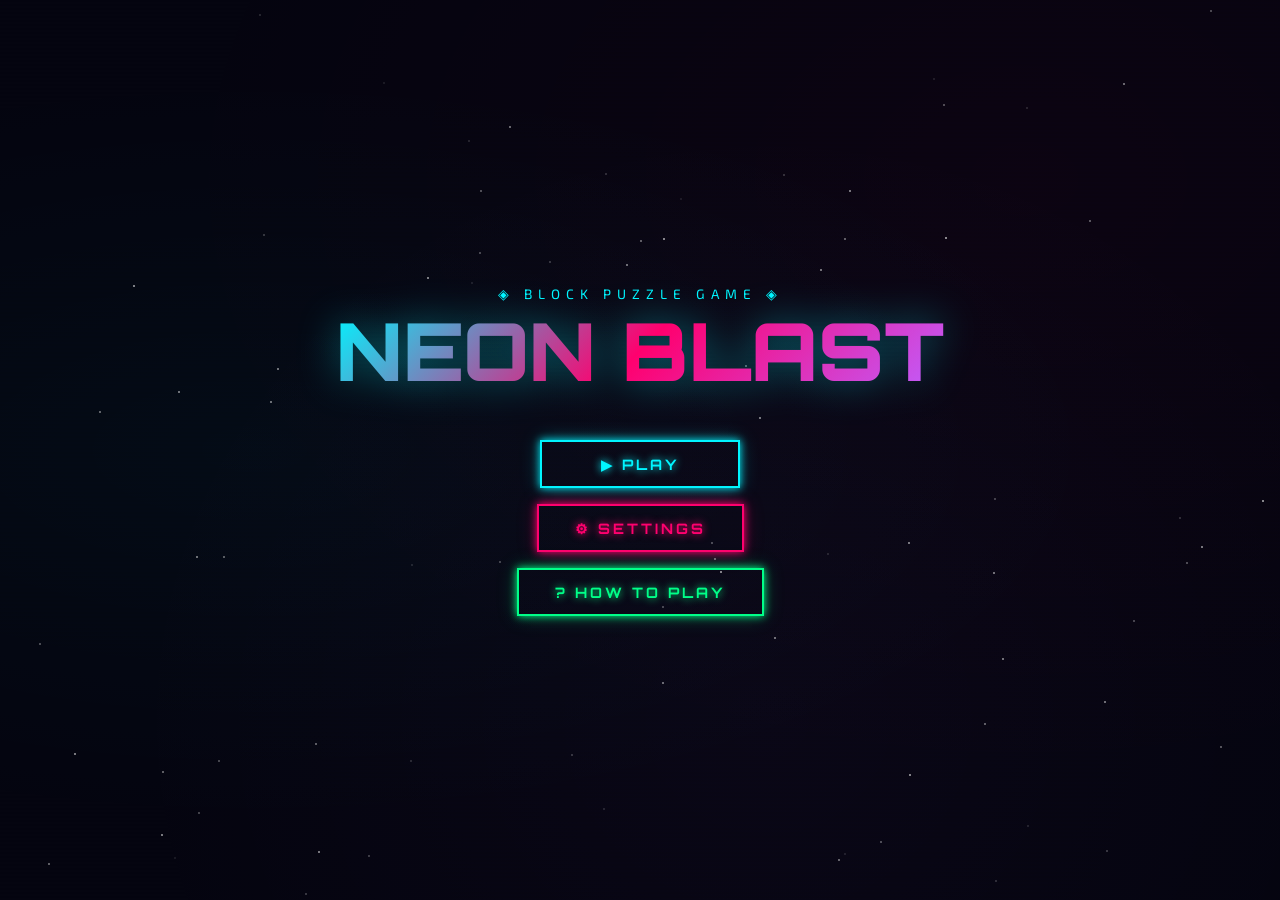
<file: index.html>
<!DOCTYPE html>
<html lang="en">
<head>
  <meta charset="UTF-8">
  <meta name="viewport" content="width=device-width, initial-scale=1.0">
  <title>NEON BLAST</title>
  <link rel="stylesheet" href="css/global.css">
  <link rel="stylesheet" href="css/home.css">
  <link rel="stylesheet" href="css/settings.css">
  <link rel="stylesheet" href="css/howto.css">
  <link rel="stylesheet" href="css/overlay-panels.css">
</head>
<body>

  <div class="stars" id="stars"></div>

  <div class="page-wrapper">
    <div class="logo-container">
      <div class="logo-sub">◈ Block Puzzle Game ◈</div>
      <div class="logo-main">NEON BLAST</div>
    </div>
    <div class="main-buttons">
      <button class="btn btn-cyan"  onclick="navigate('pages/mode.html')">▶ PLAY</button>
      <button class="btn btn-pink"  onclick="openPanel('settings-panel')">⚙ SETTINGS</button>
      <button class="btn btn-green" onclick="openPanel('howto-panel')">? HOW TO PLAY</button>
    </div>
  </div>

  <!-- ── SETTINGS OVERLAY ── -->
  <div class="overlay-panel" id="settings-panel">
    <div class="overlay-panel-box">
      <button class="panel-close-btn" onclick="closePanel('settings-panel')">✕ CLOSE</button>
      <div class="page-title" style="margin-bottom:24px">SETTINGS</div>
      <div class="settings-panel">
        <div class="setting-row">
          <div><div class="setting-label">🔇 MUTE ALL</div><div class="setting-sub">Silence everything</div></div>
          <div class="toggle" id="toggle-mute" onclick="toggleSetting('mute')"></div>
        </div>
        <div class="setting-row">
          <div><div class="setting-label">🎵 MUSIC</div><div class="setting-sub">Background ambience</div></div>
          <div class="toggle" id="toggle-music" onclick="toggleSetting('music')"></div>
        </div>
        <div class="setting-row">
          <div><div class="setting-label">🔊 SOUND FX</div><div class="setting-sub">Placement & clear sounds</div></div>
          <div class="toggle" id="toggle-sfx" onclick="toggleSetting('sfx')"></div>
        </div>
        <div class="setting-row">
          <div><div class="setting-label">🎚 MUSIC VOLUME</div></div>
          <input type="range" class="volume-slider" id="vol-music" min="0" max="100" value="40" oninput="setVolume('music', this.value)">
        </div>
        <div class="setting-row" style="border:none">
          <div><div class="setting-label">🔉 SFX VOLUME</div></div>
          <input type="range" class="volume-slider" id="vol-sfx" min="0" max="100" value="70" oninput="setVolume('sfx', this.value)">
        </div>
      </div>
    </div>
  </div>

  <!-- ── HOW TO PLAY OVERLAY ── -->
  <div class="overlay-panel" id="howto-panel">
    <div class="overlay-panel-box overlay-panel-box--wide">
      <button class="panel-close-btn" onclick="closePanel('howto-panel')">✕ CLOSE</button>
      <div class="page-title" style="margin-bottom:24px">HOW TO PLAY</div>
      <div class="howto-grid">
        <div class="howto-card"><h3>📦 PLACING BLOCKS</h3><p>Drag pieces from the bottom tray onto the 8×8 grid. A piece can only be placed if all its cells fit on empty squares. No rotation — plan strategically!</p></div>
        <div class="howto-card pink"><h3>🔥 CLEARING LINES</h3><p>Fill an entire row OR column to clear it and earn bonus points. Clearing multiple lines at once gives a big score multiplier!</p></div>
        <div class="howto-card green"><h3>💖 HEARTS (CLASSIC)</h3><p>Some grid squares contain hearts. Place a block on a heart square to embed it. When that row or column clears, the heart is collected toward your level goal.</p></div>
        <div class="howto-card purple"><h3>🎯 CLASSIC MODE</h3><p>Each level has a heart target and a move limit. Collect the required hearts before running out of moves to advance. Each level gets harder!</p></div>
        <div class="howto-card"><h3>♾️ ENDLESS MODE</h3><p>Play forever and keep increasing your score. The game ends when no piece can be placed on the board. Try to beat your personal best!</p></div>
        <div class="howto-card pink"><h3>🏆 SCORING</h3><p>+1 per block placed. +10 × blocks per cleared line. +25 bonus per heart collected. Chain clears for multipliers!</p></div>
      </div>
    </div>
  </div>

  <script src="js/shared.js"></script>
  <script src="js/home.js"></script>
  <script>
    function openPanel(id) {
      if (id === 'settings-panel') {
        document.getElementById('toggle-mute').classList.toggle('on', settings.mute);
        document.getElementById('toggle-music').classList.toggle('on', settings.music);
        document.getElementById('toggle-sfx').classList.toggle('on', settings.sfx);
        document.getElementById('vol-music').value = Math.round(settings.volMusic * 100);
        document.getElementById('vol-sfx').value   = Math.round(settings.volSfx * 100);
      }
      document.getElementById(id).classList.add('active');
    }
    function closePanel(id) {
      document.getElementById(id).classList.remove('active');
    }
    document.querySelectorAll('.overlay-panel').forEach(function(p) {
      p.addEventListener('click', function(e) { if (e.target === p) closePanel(p.id); });
    });
  </script>
</body>
</html>
</file>
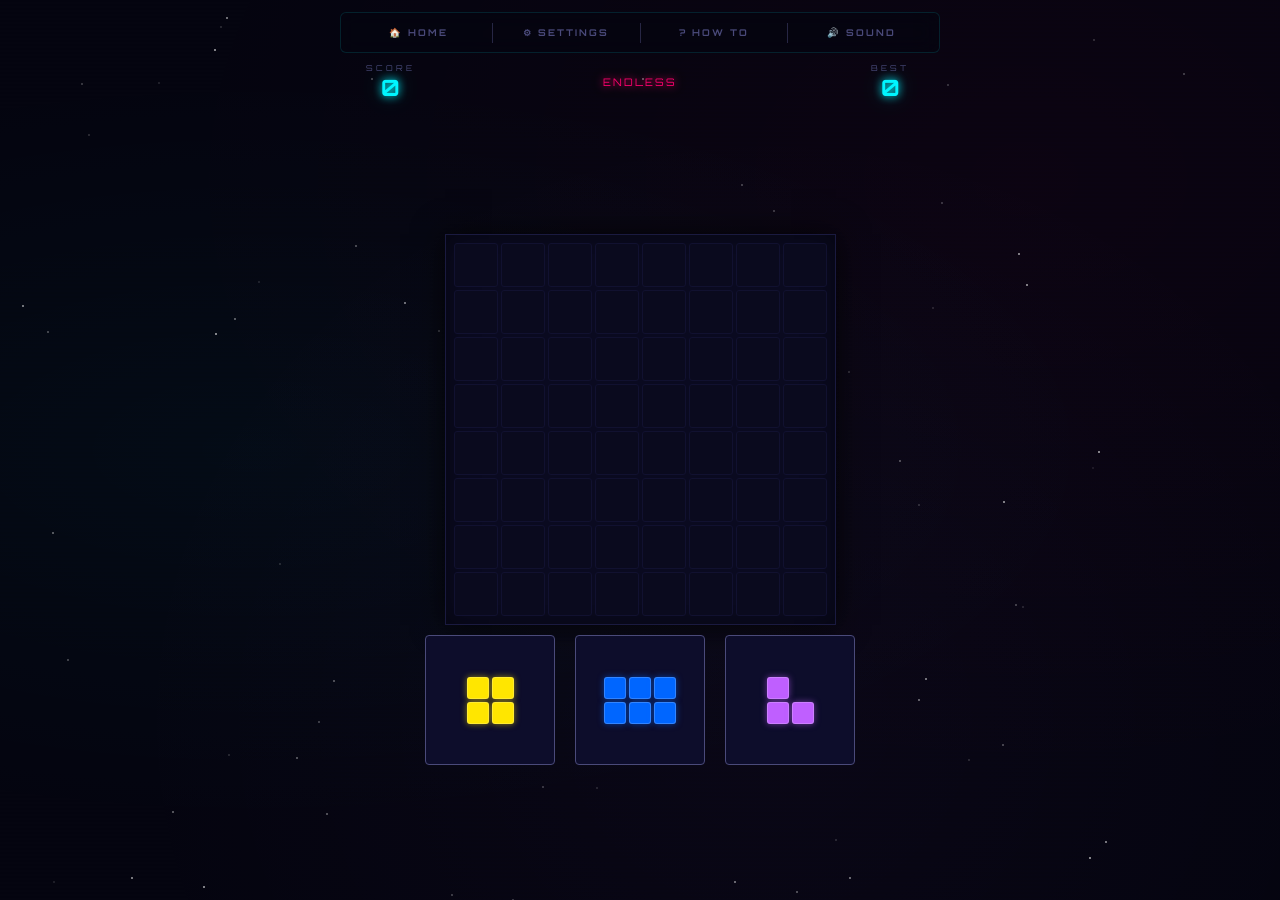
<file: pages/game.html>
<!DOCTYPE html>
<html lang="en">
<head>
  <meta charset="UTF-8">
  <meta name="viewport" content="width=device-width, initial-scale=1.0">
  <title>NEON BLAST — Play</title>
  <link rel="stylesheet" href="../css/global.css">
  <link rel="stylesheet" href="../css/game.css">
  <link rel="stylesheet" href="../css/settings.css">
  <link rel="stylesheet" href="../css/howto.css">
  <link rel="stylesheet" href="../css/overlay-panels.css">
</head>
<body>

  <div class="stars" id="stars"></div>

  <div class="page-wrapper game-wrapper">

    <!-- In-Game Nav Bar -->
    <nav class="game-nav">
      <button class="game-nav-btn home"  onclick="quitGame()">🏠 HOME</button>
      <div class="game-nav-divider"></div>
      <button class="game-nav-btn sett"  onclick="openPanel('settings-panel')">⚙ SETTINGS</button>
      <div class="game-nav-divider"></div>
      <button class="game-nav-btn howto" onclick="openPanel('howto-panel')">? HOW TO</button>
      <div class="game-nav-divider"></div>
      <button class="game-nav-btn" id="btn-mute-game" onclick="toggleMuteGame()">🔊 SOUND</button>
    </nav>

    <!-- Score Header -->
    <div class="game-header">
      <div class="score-box">
        <div class="score-label">SCORE</div>
        <div class="score-value" id="score-display">0</div>
      </div>
      <div class="game-center-info">
        <div class="level-badge" id="level-display">ENDLESS</div>
        <div class="heart-counter" id="heart-display" style="display:none">
          💖 <span id="heart-count">0</span>/<span id="heart-target">0</span>
        </div>
        <div class="move-counter" id="move-display" style="display:none">
          ⚡ <span id="move-count">0</span> MOVES LEFT
        </div>
      </div>
      <div class="score-box" id="best-box">
        <div class="score-label">BEST</div>
        <div class="score-value" id="best-display">0</div>
      </div>
      <div class="score-box" id="stars-box" style="display:none">
        <div class="score-label">STARS</div>
        <div class="stars-display" id="stars-display">☆☆☆</div>
      </div>
    </div>

    <!-- Board + Pieces -->
    <div class="board-and-pieces">
      <div class="board-wrapper">
        <div id="board"></div>
      </div>
      <div class="pieces-area" id="pieces-area"></div>
    </div>

  </div>

  <!-- Win/Lose Overlay -->
  <div id="overlay">
    <div class="overlay-box" id="overlay-box">
      <div class="overlay-icon"  id="overlay-icon">🏆</div>
      <div class="overlay-title" id="overlay-title">GAME OVER</div>
      <div class="overlay-sub"   id="overlay-sub"></div>
      <div class="overlay-btns"  id="overlay-btns"></div>
    </div>
  </div>

  <!-- Drag Ghost -->
  <div id="drag-ghost"></div>

  <!-- ── SETTINGS OVERLAY PANEL ── -->
  <div class="overlay-panel" id="settings-panel">
    <div class="overlay-panel-box">
      <button class="panel-close-btn" onclick="closePanel('settings-panel')">✕ CLOSE</button>
      <div class="page-title" style="margin-bottom:24px">SETTINGS</div>
      <div class="settings-panel">
        <div class="setting-row">
          <div>
            <div class="setting-label">🔇 MUTE ALL</div>
            <div class="setting-sub">Silence everything</div>
          </div>
          <div class="toggle" id="toggle-mute" onclick="toggleSetting('mute')"></div>
        </div>
        <div class="setting-row">
          <div>
            <div class="setting-label">🎵 MUSIC</div>
            <div class="setting-sub">Background ambience</div>
          </div>
          <div class="toggle" id="toggle-music" onclick="toggleSetting('music')"></div>
        </div>
        <div class="setting-row">
          <div>
            <div class="setting-label">🔊 SOUND FX</div>
            <div class="setting-sub">Placement & clear sounds</div>
          </div>
          <div class="toggle" id="toggle-sfx" onclick="toggleSetting('sfx')"></div>
        </div>
        <div class="setting-row">
          <div><div class="setting-label">🎚 MUSIC VOLUME</div></div>
          <input type="range" class="volume-slider" id="vol-music" min="0" max="100" value="40"
                 oninput="setVolume('music', this.value)">
        </div>
        <div class="setting-row" style="border:none">
          <div><div class="setting-label">🔉 SFX VOLUME</div></div>
          <input type="range" class="volume-slider" id="vol-sfx" min="0" max="100" value="70"
                 oninput="setVolume('sfx', this.value)">
        </div>
      </div>
    </div>
  </div>

  <!-- ── HOW TO PLAY OVERLAY PANEL ── -->
  <div class="overlay-panel" id="howto-panel">
    <div class="overlay-panel-box overlay-panel-box--wide">
      <button class="panel-close-btn" onclick="closePanel('howto-panel')">✕ CLOSE</button>
      <div class="page-title" style="margin-bottom:24px">HOW TO PLAY</div>
      <div class="howto-grid">
        <div class="howto-card">
          <h3>📦 PLACING BLOCKS</h3>
          <p>Drag pieces from the bottom tray onto the 8×8 grid. A piece can only be placed if all its cells fit on empty squares. No rotation — plan strategically!</p>
        </div>
        <div class="howto-card pink">
          <h3>🔥 CLEARING LINES</h3>
          <p>Fill an entire row OR column to clear it and earn bonus points. Clearing multiple lines at once gives a big score multiplier!</p>
        </div>
        <div class="howto-card green">
          <h3>💖 HEARTS (CLASSIC)</h3>
          <p>Some grid squares contain hearts. Place a block on a heart square to embed it. When that row or column clears, the heart is collected toward your level goal.</p>
        </div>
        <div class="howto-card purple">
          <h3>🎯 CLASSIC MODE</h3>
          <p>Each level has a heart target and a move limit. Collect the required hearts before running out of moves to advance. Each level gets harder!</p>
        </div>
        <div class="howto-card">
          <h3>♾️ ENDLESS MODE</h3>
          <p>Play forever and keep increasing your score. The game ends when no piece can be placed on the board. Try to beat your personal best!</p>
        </div>
        <div class="howto-card pink">
          <h3>🏆 SCORING</h3>
          <p>+1 per block placed. +10 × blocks per cleared line. +25 bonus per heart collected. Chain clears for multipliers!</p>
        </div>
      </div>
    </div>
  </div>

  <script src="../js/shared.js"></script>
  <script src="../js/config.js"></script>
  <script src="../js/game.js"></script>
  <script>
    function openPanel(id) {
      if (id === 'settings-panel') {
        document.getElementById('toggle-mute').classList.toggle('on', settings.mute);
        document.getElementById('toggle-music').classList.toggle('on', settings.music);
        document.getElementById('toggle-sfx').classList.toggle('on', settings.sfx);
        document.getElementById('vol-music').value = Math.round(settings.volMusic * 100);
        document.getElementById('vol-sfx').value   = Math.round(settings.volSfx * 100);
      }
      document.getElementById(id).classList.add('active');
    }
    function closePanel(id) {
      document.getElementById(id).classList.remove('active');
    }
    document.querySelectorAll('.overlay-panel').forEach(function(panel) {
      panel.addEventListener('click', function(e) {
        if (e.target === panel) closePanel(panel.id);
      });
    });
  </script>
</body>
</html>
</file>
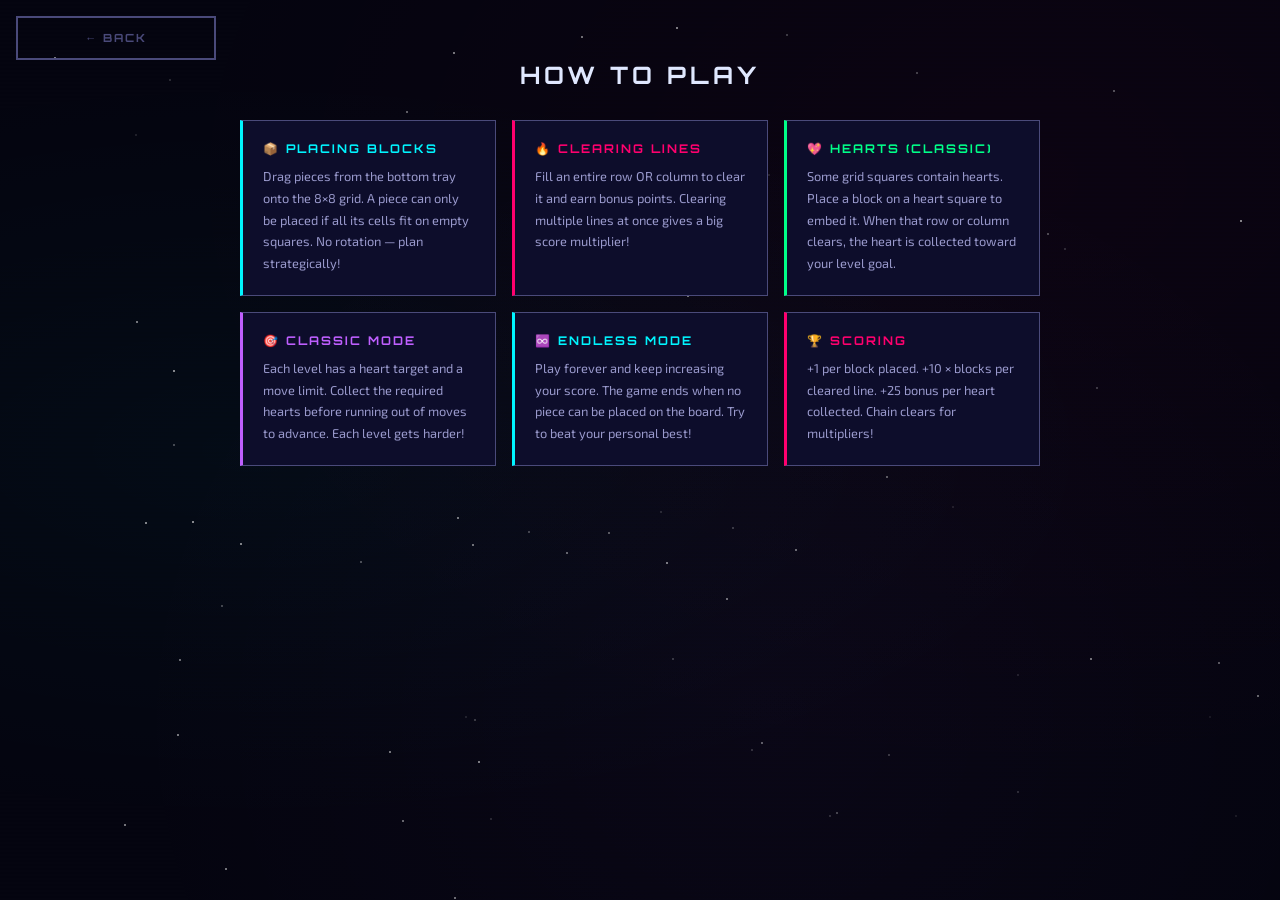
<file: pages/howto.html>
<!DOCTYPE html>
<html lang="en">
<head>
  <meta charset="UTF-8">
  <meta name="viewport" content="width=device-width, initial-scale=1.0">
  <title>NEON BLAST — How To Play</title>
  <link rel="stylesheet" href="../css/global.css">
  <link rel="stylesheet" href="../css/howto.css">
</head>
<body>

  <div class="stars" id="stars"></div>

  <div class="page-wrapper howto-wrapper">
    <button class="btn btn-dim btn-sm back-btn" id="back-btn">← BACK</button>

    <div class="page-title">HOW TO PLAY</div>

    <div class="howto-grid">
      <div class="howto-card">
        <h3>📦 PLACING BLOCKS</h3>
        <p>Drag pieces from the bottom tray onto the 8×8 grid. A piece can only be placed if all its cells fit on empty squares. No rotation — plan strategically!</p>
      </div>
      <div class="howto-card pink">
        <h3>🔥 CLEARING LINES</h3>
        <p>Fill an entire row OR column to clear it and earn bonus points. Clearing multiple lines at once gives a big score multiplier!</p>
      </div>
      <div class="howto-card green">
        <h3>💖 HEARTS (CLASSIC)</h3>
        <p>Some grid squares contain hearts. Place a block on a heart square to embed it. When that row or column clears, the heart is collected toward your level goal.</p>
      </div>
      <div class="howto-card purple">
        <h3>🎯 CLASSIC MODE</h3>
        <p>Each level has a heart target and a move limit. Collect the required hearts before running out of moves to advance. Each level gets harder!</p>
      </div>
      <div class="howto-card">
        <h3>♾️ ENDLESS MODE</h3>
        <p>Play forever and keep increasing your score. The game ends when no piece can be placed on the board. Try to beat your personal best!</p>
      </div>
      <div class="howto-card pink">
        <h3>🏆 SCORING</h3>
        <p>+1 per block placed. +10 × blocks per cleared line. +25 bonus per heart collected. Chain clears for multipliers!</p>
      </div>
    </div>
  </div>

  <script src="../js/shared.js"></script>
  <script src="../js/howto.js"></script>
</body>
</html>
</file>
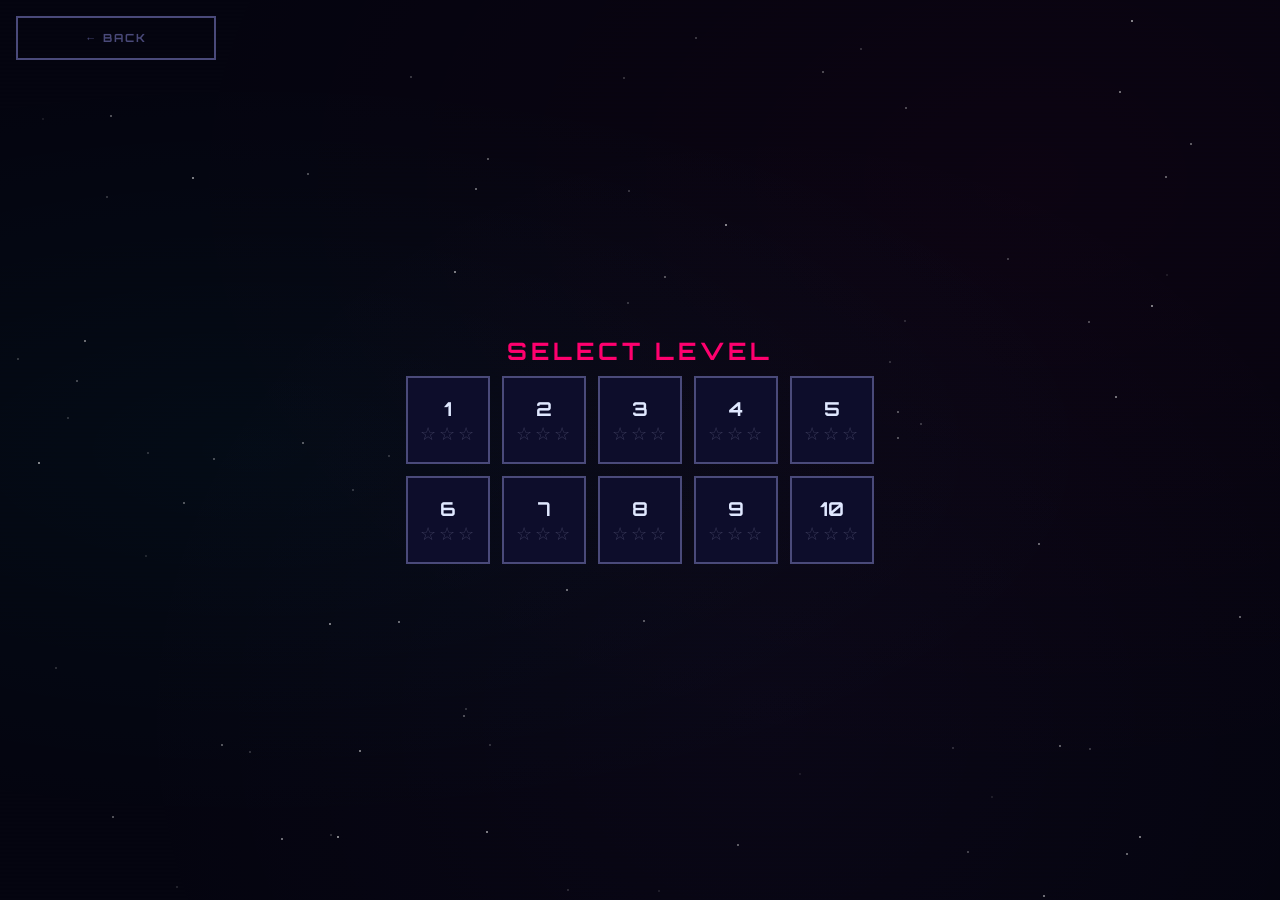
<file: pages/levels.html>
<!DOCTYPE html>
<html lang="en">
<head>
  <meta charset="UTF-8">
  <meta name="viewport" content="width=device-width, initial-scale=1.0">
  <title>NEON BLAST — Levels</title>
  <link rel="stylesheet" href="../css/global.css">
  <link rel="stylesheet" href="../css/levels.css">
</head>
<body>

  <div class="stars" id="stars"></div>

  <div class="page-wrapper">
    <button class="btn btn-dim btn-sm back-btn" onclick="navigate('mode.html')">← BACK</button>

    <div class="page-title" style="color:var(--neon-pink)">SELECT LEVEL</div>

    <div class="level-grid" id="level-grid"></div>
  </div>

  <script src="../js/shared.js"></script>
  <script src="../js/config.js"></script>
  <script src="../js/levels.js"></script>
</body>
</html>
</file>
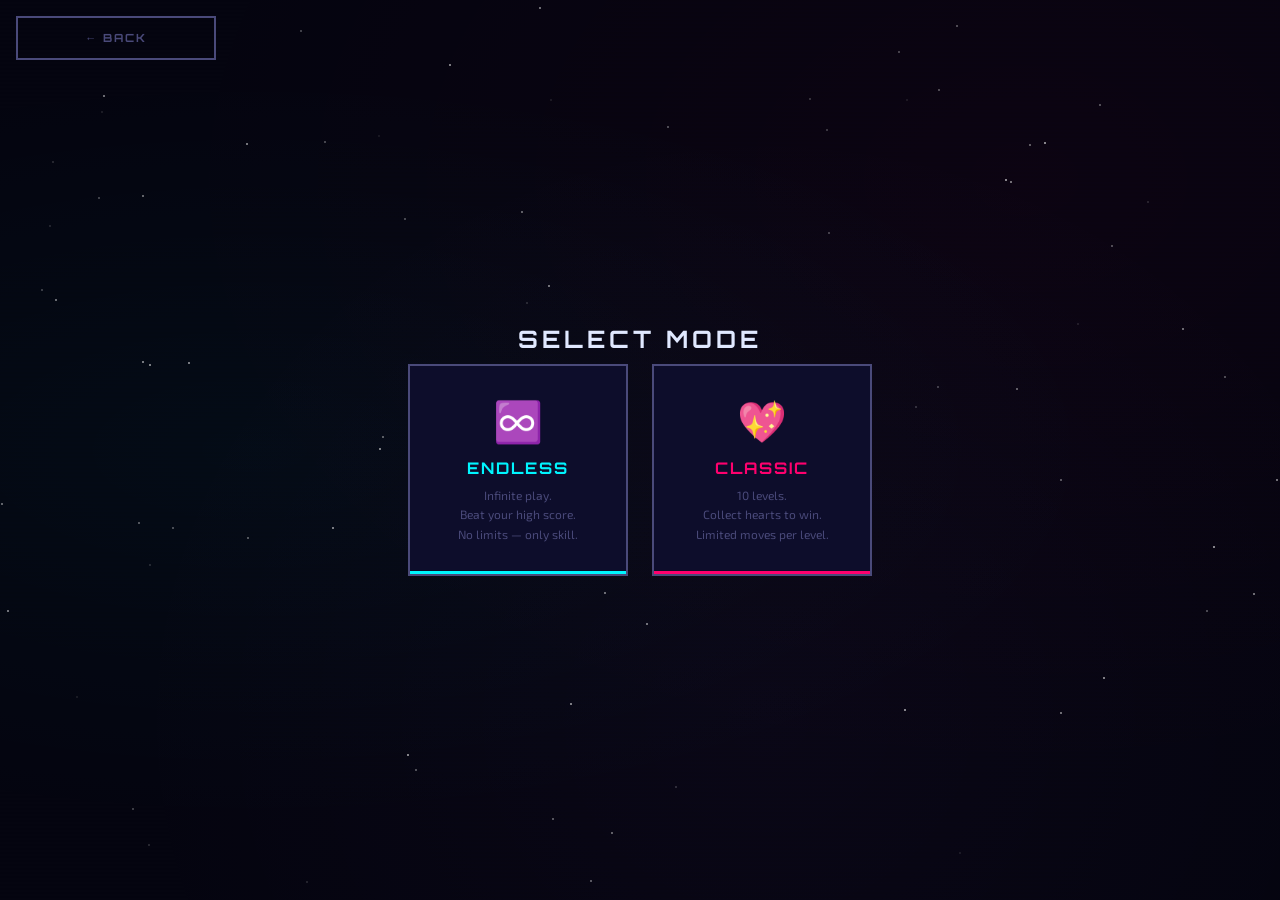
<file: pages/mode.html>
<!DOCTYPE html>
<html lang="en">
<head>
  <meta charset="UTF-8">
  <meta name="viewport" content="width=device-width, initial-scale=1.0">
  <title>NEON BLAST — Select Mode</title>
  <link rel="stylesheet" href="../css/global.css">
  <link rel="stylesheet" href="../css/mode.css">
</head>
<body>

  <div class="stars" id="stars"></div>

  <div class="page-wrapper">
    <button class="btn btn-dim btn-sm back-btn" onclick="navigate('../index.html')">← BACK</button>

    <div class="page-title">SELECT MODE</div>

    <div class="mode-cards">
      <div class="mode-card endless" onclick="navigate('game.html?mode=endless')">
        <div class="mode-icon">♾️</div>
        <div class="mode-title" style="color:var(--neon-cyan)">ENDLESS</div>
        <div class="mode-desc">Infinite play.<br>Beat your high score.<br>No limits — only skill.</div>
      </div>
      <div class="mode-card classic" onclick="navigate('levels.html')">
        <div class="mode-icon">💖</div>
        <div class="mode-title" style="color:var(--neon-pink)">CLASSIC</div>
        <div class="mode-desc">10 levels.<br>Collect hearts to win.<br>Limited moves per level.</div>
      </div>
    </div>
  </div>

  <script src="../js/shared.js"></script>
  <script src="../js/mode.js"></script>
</body>
</html>
</file>
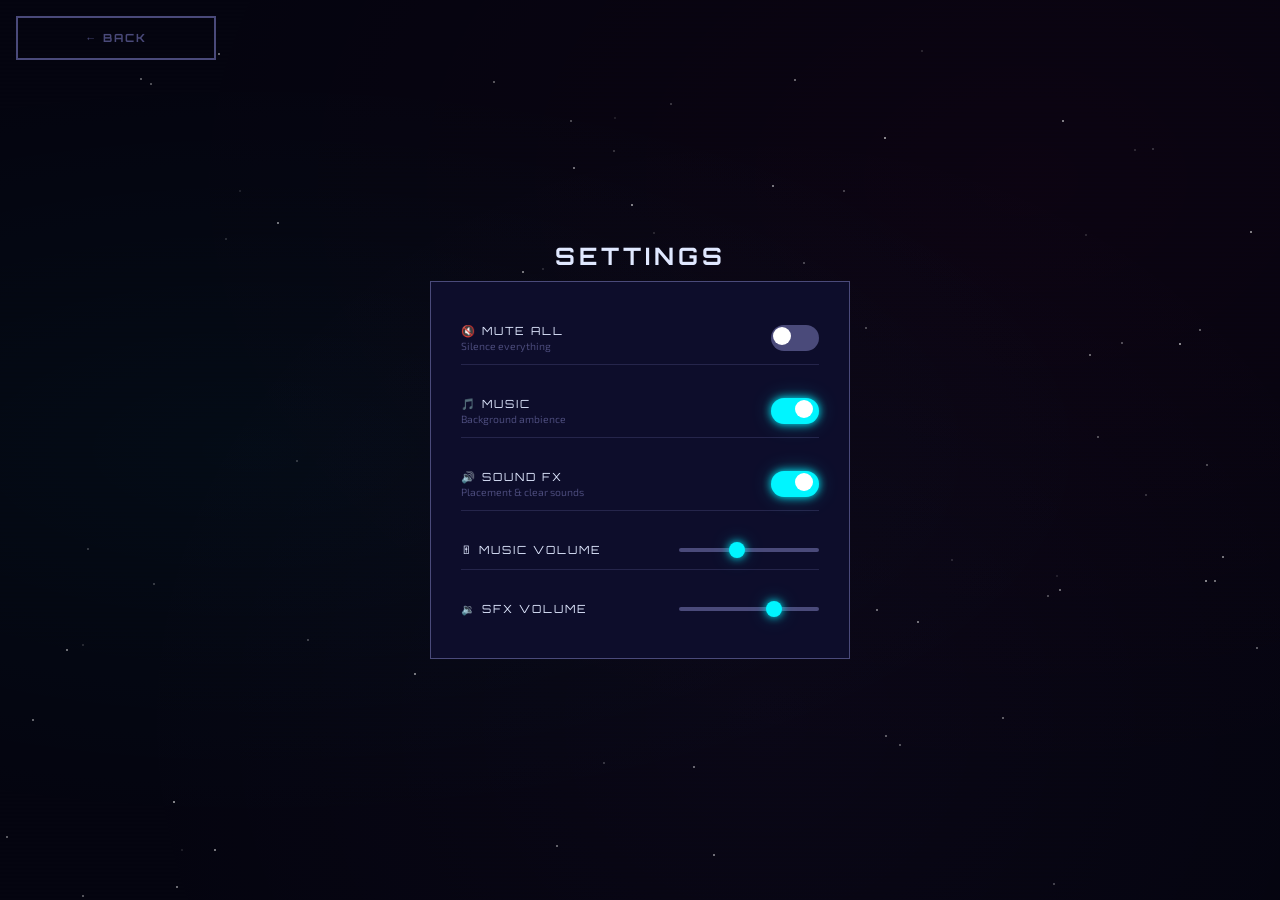
<file: pages/settings.html>
<!DOCTYPE html>
<html lang="en">
<head>
  <meta charset="UTF-8">
  <meta name="viewport" content="width=device-width, initial-scale=1.0">
  <title>NEON BLAST — Settings</title>
  <link rel="stylesheet" href="../css/global.css">
  <link rel="stylesheet" href="../css/settings.css">
</head>
<body>

  <div class="stars" id="stars"></div>

  <div class="page-wrapper">
    <button class="btn btn-dim btn-sm back-btn" id="back-btn">← BACK</button>

    <div class="page-title">SETTINGS</div>

    <div class="settings-panel">
      <div class="setting-row">
        <div>
          <div class="setting-label">🔇 MUTE ALL</div>
          <div class="setting-sub">Silence everything</div>
        </div>
        <div class="toggle" id="toggle-mute" onclick="toggleSetting('mute')"></div>
      </div>

      <div class="setting-row">
        <div>
          <div class="setting-label">🎵 MUSIC</div>
          <div class="setting-sub">Background ambience</div>
        </div>
        <div class="toggle" id="toggle-music" onclick="toggleSetting('music')"></div>
      </div>

      <div class="setting-row">
        <div>
          <div class="setting-label">🔊 SOUND FX</div>
          <div class="setting-sub">Placement & clear sounds</div>
        </div>
        <div class="toggle" id="toggle-sfx" onclick="toggleSetting('sfx')"></div>
      </div>

      <div class="setting-row">
        <div>
          <div class="setting-label">🎚 MUSIC VOLUME</div>
        </div>
        <input type="range" class="volume-slider" id="vol-music" min="0" max="100" value="40"
               oninput="setVolume('music', this.value)">
      </div>

      <div class="setting-row" style="border:none">
        <div>
          <div class="setting-label">🔉 SFX VOLUME</div>
        </div>
        <input type="range" class="volume-slider" id="vol-sfx" min="0" max="100" value="70"
               oninput="setVolume('sfx', this.value)">
      </div>
    </div>
  </div>

  <script src="../js/shared.js"></script>
  <script src="../js/settings.js"></script>
</body>
</html>
</file>
<file: css/global.css>
@import url('https://fonts.googleapis.com/css2?family=Orbitron:wght@400;700;900&family=Exo+2:wght@300;400;600&display=swap');

/* ========== CSS VARIABLES ========== */
:root {
  --bg: #050510;
  --bg2: #0a0a20;
  --panel: #0d0d2b;
  --neon-cyan: #00f5ff;
  --neon-pink: #ff006e;
  --neon-yellow: #ffe600;
  --neon-green: #00ff88;
  --neon-purple: #bf5fff;
  --neon-orange: #ff6b00;
  --neon-blue: #0066ff;
  --text: #e0e8ff;
  --dim: #4a4a7a;
  --heart: #ff2d6e;
  --glow-cyan: 0 0 8px #00f5ff, 0 0 20px #00f5ff44;
  --glow-pink: 0 0 8px #ff006e, 0 0 20px #ff006e44;
  --glow-green: 0 0 8px #00ff88, 0 0 20px #00ff8844;
}

/* ========== RESET ========== */
* { margin: 0; padding: 0; box-sizing: border-box; }

/* ========== BODY ========== */
body {
  font-family: 'Exo 2', sans-serif;
  background: var(--bg);
  color: var(--text);
  min-height: 100vh;
  overflow: hidden;
  position: relative;
}

body::before {
  content: '';
  position: fixed; inset: 0;
  background:
    radial-gradient(ellipse at 20% 50%, #00f5ff08 0%, transparent 60%),
    radial-gradient(ellipse at 80% 20%, #ff006e08 0%, transparent 60%),
    radial-gradient(ellipse at 60% 80%, #bf5fff08 0%, transparent 60%);
  pointer-events: none; z-index: 0;
}

/* SCANLINES */
body::after {
  content: '';
  position: fixed; inset: 0;
  background: repeating-linear-gradient(0deg, transparent, transparent 2px, rgba(0,0,0,0.05) 2px, rgba(0,0,0,0.05) 4px);
  pointer-events: none; z-index: 1;
}

/* ========== STAR FIELD ========== */
.stars {
  position: fixed; inset: 0;
  overflow: hidden; z-index: 2;
  pointer-events: none;
}
.star {
  position: absolute;
  width: 2px; height: 2px;
  border-radius: 50%;
  background: white;
  animation: twinkle var(--d, 3s) ease-in-out infinite;
}
@keyframes twinkle {
  0%,100% { opacity: 0.2; transform: scale(1); }
  50% { opacity: 1; transform: scale(1.5); }
}

/* ========== PAGE WRAPPER ========== */
.page-wrapper {
  position: fixed; inset: 0;
  display: flex;
  flex-direction: column;
  align-items: center;
  justify-content: center;
  z-index: 10;
}

/* ========== BUTTONS ========== */
.btn {
  font-family: 'Orbitron', sans-serif;
  font-size: 0.9rem;
  font-weight: 700;
  letter-spacing: 3px;
  text-transform: uppercase;
  padding: 14px 40px;
  border: 2px solid;
  background: transparent;
  cursor: pointer;
  position: relative;
  overflow: hidden;
  transition: all 0.3s;
  min-width: 220px;
  text-align: center;
}
.btn::before {
  content: '';
  position: absolute; inset: 0;
  opacity: 0;
  transition: opacity 0.3s;
}
.btn:hover::before { opacity: 0.15; }
.btn:hover { transform: translateY(-2px); }
.btn:active { transform: translateY(0); }

.btn-cyan {
  border-color: var(--neon-cyan);
  color: var(--neon-cyan);
  box-shadow: var(--glow-cyan);
  text-shadow: 0 0 8px var(--neon-cyan);
}
.btn-cyan::before { background: var(--neon-cyan); }
.btn-cyan:hover { box-shadow: var(--glow-cyan), inset 0 0 20px rgba(0,245,255,0.2); }

.btn-pink {
  border-color: var(--neon-pink);
  color: var(--neon-pink);
  box-shadow: var(--glow-pink);
  text-shadow: 0 0 8px var(--neon-pink);
}
.btn-pink::before { background: var(--neon-pink); }
.btn-pink:hover { box-shadow: var(--glow-pink), inset 0 0 20px rgba(255,0,110,0.2); }

.btn-green {
  border-color: var(--neon-green);
  color: var(--neon-green);
  box-shadow: var(--glow-green);
  text-shadow: 0 0 8px var(--neon-green);
}
.btn-green::before { background: var(--neon-green); }
.btn-green:hover { box-shadow: var(--glow-green), inset 0 0 20px rgba(0,255,136,0.2); }

.btn-dim {
  border-color: var(--dim);
  color: var(--dim);
}
.btn-dim::before { background: var(--dim); }
.btn-dim:hover { border-color: var(--text); color: var(--text); }

.btn-sm {
  font-size: 0.7rem;
  padding: 10px 24px;
  min-width: 140px;
  letter-spacing: 2px;
}

/* ========== PAGE TITLE ========== */
.page-title {
  font-family: 'Orbitron', sans-serif;
  font-size: 1.5rem;
  font-weight: 700;
  letter-spacing: 4px;
  text-transform: uppercase;
  margin-bottom: 10px;
}

/* ========== BACK BUTTON ========== */
.back-btn {
  position: absolute;
  top: 16px; left: 16px;
  z-index: 20;
}

/* ========== ANIMATIONS ========== */
@keyframes fadeInDown {
  from { opacity: 0; transform: translateY(-20px); }
  to { opacity: 1; transform: translateY(0); }
}

/* ========== RESPONSIVE — GLOBAL ========== */

/* Laptop / large desktop (≥1024px) — already fine, minor tweaks */
@media (max-width: 1280px) {
  .btn { padding: 13px 36px; min-width: 200px; }
}

/* Tablet landscape / small laptop (768px – 1023px) */
@media (max-width: 1023px) {
  .btn { font-size: 0.82rem; padding: 12px 30px; min-width: 180px; letter-spacing: 2px; }
  .btn-sm { font-size: 0.65rem; padding: 9px 20px; min-width: 120px; }
  .page-title { font-size: 1.3rem; letter-spacing: 3px; }
}

/* Tablet portrait / iPad (600px – 767px) */
@media (max-width: 767px) {
  .btn { font-size: 0.78rem; padding: 12px 26px; min-width: 160px; }
  .btn-sm { font-size: 0.62rem; padding: 8px 18px; min-width: 110px; }
  .page-title { font-size: 1.15rem; letter-spacing: 3px; }
  .back-btn { top: 12px; left: 12px; }
}

/* Mobile (≤599px) */
@media (max-width: 599px) {
  .btn { font-size: 0.72rem; padding: 11px 20px; min-width: 140px; letter-spacing: 1.5px; }
  .btn-sm { font-size: 0.58rem; padding: 8px 14px; min-width: 100px; }
  .page-title { font-size: 1rem; letter-spacing: 2px; }
  .back-btn { top: 10px; left: 10px; }
}

/* Small phones (≤374px) */
@media (max-width: 374px) {
  .btn { font-size: 0.65rem; padding: 10px 16px; min-width: 120px; }
}
</file>
<file: css/home.css>
/* ========== HOME PAGE ========== */

.logo-container {
  text-align: center;
  margin-bottom: 50px;
  position: relative;
  z-index: 10;
}

.logo-sub {
  font-family: 'Exo 2', sans-serif;
  font-size: 0.85rem;
  letter-spacing: 6px;
  color: var(--neon-cyan);
  text-transform: uppercase;
  margin-bottom: 8px;
  animation: fadeInDown 0.6s ease;
}

.logo-main {
  font-family: 'Orbitron', sans-serif;
  font-size: clamp(3rem, 8vw, 5rem);
  font-weight: 900;
  line-height: 1;
  background: linear-gradient(135deg, var(--neon-cyan), var(--neon-pink), var(--neon-purple));
  -webkit-background-clip: text;
  -webkit-text-fill-color: transparent;
  background-clip: text;
  filter: drop-shadow(0 0 20px rgba(0,245,255,0.4));
  animation: logoGlow 3s ease-in-out infinite;
}

@keyframes logoGlow {
  0%,100% { filter: drop-shadow(0 0 20px rgba(0,245,255,0.4)); }
  50%      { filter: drop-shadow(0 0 40px rgba(255,0,110,0.6)); }
}

.main-buttons {
  display: flex;
  flex-direction: column;
  gap: 16px;
  z-index: 10;
  align-items: center;
}

/* ========== RESPONSIVE — HOME ========== */

/* Tablet landscape */
@media (max-width: 1023px) {
  .logo-container { margin-bottom: 40px; }
  .main-buttons { gap: 14px; }
}

/* Tablet portrait / iPad */
@media (max-width: 767px) {
  .logo-container { margin-bottom: 32px; }
  .logo-sub { font-size: 0.75rem; letter-spacing: 4px; }
  .main-buttons { gap: 12px; }
}

/* Mobile */
@media (max-width: 599px) {
  .logo-container { margin-bottom: 28px; }
  .logo-sub { font-size: 0.68rem; letter-spacing: 3px; }
  .main-buttons { gap: 10px; width: 90%; }
  .main-buttons .btn { width: 100%; }
}

/* Small phones */
@media (max-width: 374px) {
  .logo-container { margin-bottom: 20px; }
  .logo-sub { letter-spacing: 2px; }
}
</file>
<file: css/settings.css>
/* ========== SETTINGS PAGE ========== */

.settings-panel {
  background: var(--panel);
  border: 1px solid var(--dim);
  padding: 30px;
  width: 100%;
  max-width: 420px;
  display: flex;
  flex-direction: column;
  gap: 20px;
}

.setting-row {
  display: flex;
  align-items: center;
  justify-content: space-between;
  padding: 12px 0;
  border-bottom: 1px solid rgba(74,74,122,0.4);
}

.setting-label {
  font-family: 'Orbitron', sans-serif;
  font-size: 0.7rem;
  letter-spacing: 2px;
  color: var(--text);
}

.setting-sub {
  font-size: 0.65rem;
  color: var(--dim);
  margin-top: 2px;
}

/* Toggle Switch */
.toggle {
  width: 48px; height: 26px;
  background: var(--dim);
  border-radius: 13px;
  cursor: pointer;
  position: relative;
  transition: background 0.3s;
  flex-shrink: 0;
}
.toggle.on {
  background: var(--neon-cyan);
  box-shadow: 0 0 8px #00f5ff, 0 0 20px #00f5ff44;
}
.toggle::after {
  content: '';
  position: absolute;
  left: 2px; top: 2px;
  width: 18px; height: 18px;
  border-radius: 50%;
  background: white;
  transition: transform 0.3s;
}
.toggle.on::after { transform: translateX(22px); }

/* Volume Slider */
.volume-slider {
  -webkit-appearance: none;
  width: 140px; height: 4px;
  background: var(--dim);
  border-radius: 2px;
  outline: none;
}
.volume-slider::-webkit-slider-thumb {
  -webkit-appearance: none;
  width: 16px; height: 16px;
  border-radius: 50%;
  background: var(--neon-cyan);
  cursor: pointer;
  box-shadow: 0 0 8px #00f5ff, 0 0 20px #00f5ff44;
}

/* ========== RESPONSIVE — SETTINGS ========== */

/* Tablet */
@media (max-width: 767px) {
  .settings-panel { padding: 24px 20px; max-width: 380px; }
  .setting-label  { font-size: 0.65rem; }
  .volume-slider  { width: 120px; }
}

/* Mobile */
@media (max-width: 599px) {
  .settings-panel { padding: 20px 16px; max-width: 100%; width: calc(100% - 24px); gap: 14px; }
  .setting-row    { padding: 10px 0; }
  .setting-label  { font-size: 0.62rem; letter-spacing: 1.5px; }
  .setting-sub    { font-size: 0.58rem; }
  .volume-slider  { width: 100px; }
  .toggle         { width: 42px; height: 22px; }
  .toggle::after  { width: 16px; height: 16px; }
  .toggle.on::after { transform: translateX(20px); }
}

/* Small phones */
@media (max-width: 374px) {
  .settings-panel { padding: 16px 12px; gap: 10px; }
  .volume-slider  { width: 80px; }
}
</file>
<file: css/howto.css>
/* ========== HOW TO PLAY PAGE ========== */

.howto-wrapper {
  justify-content: flex-start;
  overflow-y: auto;
  padding: 60px 20px 30px;
  gap: 20px;
}

.howto-grid {
  display: grid;
  grid-template-columns: repeat(auto-fit, minmax(240px, 1fr));
  gap: 16px;
  max-width: 800px;
  width: 100%;
}

.howto-card {
  background: var(--panel);
  border: 1px solid var(--dim);
  padding: 20px;
  border-left: 3px solid var(--neon-cyan);
}

.howto-card h3 {
  font-family: 'Orbitron', sans-serif;
  font-size: 0.75rem;
  letter-spacing: 2px;
  color: var(--neon-cyan);
  margin-bottom: 10px;
}

.howto-card p {
  font-size: 0.8rem;
  line-height: 1.7;
  color: #9999cc;
}

.howto-card.pink          { border-left-color: var(--neon-pink); }
.howto-card.pink h3       { color: var(--neon-pink); }

.howto-card.green         { border-left-color: var(--neon-green); }
.howto-card.green h3      { color: var(--neon-green); }

.howto-card.purple        { border-left-color: var(--neon-purple); }
.howto-card.purple h3     { color: var(--neon-purple); }

/* ========== RESPONSIVE — HOW TO PLAY ========== */

/* Tablet landscape */
@media (max-width: 1023px) {
  .howto-wrapper { padding: 55px 24px 24px; }
  .howto-grid    { grid-template-columns: repeat(2, 1fr); }
}

/* Tablet portrait */
@media (max-width: 767px) {
  .howto-wrapper { padding: 50px 16px 20px; gap: 14px; }
  .howto-grid    { grid-template-columns: repeat(2, 1fr); gap: 12px; max-width: 100%; }
  .howto-card    { padding: 16px; }
  .howto-card h3 { font-size: 0.68rem; }
  .howto-card p  { font-size: 0.72rem; }
}

/* Mobile */
@media (max-width: 599px) {
  .howto-wrapper { padding: 46px 12px 16px; gap: 10px; }
  .howto-grid    { grid-template-columns: 1fr; gap: 10px; }
  .howto-card    { padding: 14px; }
  .howto-card h3 { font-size: 0.65rem; letter-spacing: 1.5px; }
  .howto-card p  { font-size: 0.7rem; }
}

/* Small phones */
@media (max-width: 374px) {
  .howto-grid { gap: 8px; }
  .howto-card { padding: 12px; }
  .howto-card p { font-size: 0.65rem; }
}
</file>
<file: css/overlay-panels.css>
/* ========== OVERLAY PANEL SYSTEM ========== */
/* Full-screen dimmed backdrop with a centred panel that slides up on open */

.overlay-panel {
  position: fixed;
  inset: 0;
  background: rgba(0, 0, 0, 0.75);
  backdrop-filter: blur(4px);
  z-index: 100;
  display: flex;
  align-items: center;
  justify-content: center;
  padding: 20px;

  /* Hidden by default */
  opacity: 0;
  pointer-events: none;
  transition: opacity 0.25s ease;
}

.overlay-panel.active {
  opacity: 1;
  pointer-events: all;
}

/* The white-ish panel box */
.overlay-panel-box {
  background: var(--panel);
  border: 1px solid var(--dim);
  box-shadow: 0 0 40px rgba(0, 245, 255, 0.15), 0 0 80px rgba(0,0,0,0.8);
  padding: 36px 32px 32px;
  width: 100%;
  max-width: 460px;
  max-height: 85vh;
  overflow-y: auto;
  position: relative;
  display: flex;
  flex-direction: column;
  align-items: center;

  /* Slide up animation */
  transform: translateY(30px);
  transition: transform 0.3s ease;
}

.overlay-panel.active .overlay-panel-box {
  transform: translateY(0);
}

/* Wide variant for how-to grid */
.overlay-panel-box--wide {
  max-width: 700px;
}

/* Close button — top right corner */
.panel-close-btn {
  position: absolute;
  top: 12px;
  right: 14px;
  font-family: 'Orbitron', sans-serif;
  font-size: 0.6rem;
  letter-spacing: 2px;
  color: var(--dim);
  background: transparent;
  border: 1px solid var(--dim);
  padding: 6px 12px;
  cursor: pointer;
  transition: all 0.2s;
}

.panel-close-btn:hover {
  color: var(--neon-pink);
  border-color: var(--neon-pink);
  box-shadow: 0 0 8px rgba(255, 0, 110, 0.3);
}

/* ========== RESPONSIVE ========== */

@media (max-width: 599px) {
  .overlay-panel-box {
    padding: 28px 18px 24px;
    max-height: 90vh;
  }
  .overlay-panel-box--wide {
    max-width: 100%;
  }
}
</file>
<file: css/game.css>
/* ========== GAME PAGE ========== */

.game-wrapper {
  flex-direction: column;
  justify-content: flex-start;
  padding: 12px 16px;
  gap: 10px;
  overflow: hidden;
}

.board-and-pieces {
  flex: 1;
  display: flex;
  flex-direction: column;
  align-items: center;
  justify-content: center;
  gap: 10px;
  min-height: 0;
}

/* ---- In-Game Nav Bar ---- */
.game-nav {
  display: flex;
  align-items: center;
  justify-content: center;
  gap: 6px;
  width: 100%;
  max-width: 600px;
  background: rgba(5,5,16,0.7);
  backdrop-filter: blur(10px);
  border: 1px solid rgba(0,245,255,0.12);
  border-radius: 6px;
  padding: 6px 10px;
  flex-shrink: 0;
}

.game-nav-btn {
  font-family: 'Orbitron', sans-serif;
  font-size: 0.58rem;
  font-weight: 700;
  letter-spacing: 2px;
  text-transform: uppercase;
  background: transparent;
  border: 1px solid transparent;
  color: var(--dim);
  cursor: pointer;
  padding: 7px 16px;
  border-radius: 4px;
  transition: all 0.2s;
  flex: 1;
  text-align: center;
}

.game-nav-btn:hover        { color: var(--text);        border-color: var(--dim);       background: rgba(255,255,255,0.04); }
.game-nav-btn.home:hover   { color: var(--neon-cyan);   border-color: var(--neon-cyan);  box-shadow: 0 0 10px rgba(0,245,255,0.15); }
.game-nav-btn.sett:hover   { color: var(--neon-pink);   border-color: var(--neon-pink);  box-shadow: 0 0 10px rgba(255,0,110,0.15); }
.game-nav-btn.howto:hover  { color: var(--neon-green);  border-color: var(--neon-green); box-shadow: 0 0 10px rgba(0,255,136,0.15); }

.game-nav-divider {
  width: 1px; height: 20px;
  background: rgba(74,74,122,0.5);
  flex-shrink: 0;
}

/* ---- Score Header ---- */
.game-header {
  display: flex;
  align-items: center;
  justify-content: space-between;
  width: 100%;
  max-width: 600px;
}

.score-box {
  display: flex;
  flex-direction: column;
  align-items: center;
  min-width: 100px;
}

.score-label {
  font-family: 'Orbitron', sans-serif;
  font-size: 0.5rem;
  letter-spacing: 3px;
  color: var(--dim);
  text-transform: uppercase;
}

.score-value {
  font-family: 'Orbitron', sans-serif;
  font-size: 1.4rem;
  font-weight: 700;
  color: var(--neon-cyan);
  text-shadow: 0 0 8px #00f5ff, 0 0 20px #00f5ff44;
  min-width: 80px;
  text-align: center;
}

.game-center-info {
  display: flex;
  flex-direction: column;
  align-items: center;
  gap: 4px;
}

.level-badge {
  font-family: 'Orbitron', sans-serif;
  font-size: 0.65rem;
  letter-spacing: 2px;
  color: var(--neon-pink);
  text-shadow: 0 0 8px #ff006e, 0 0 20px #ff006e44;
}

.heart-counter {
  display: flex;
  align-items: center;
  gap: 6px;
  font-family: 'Orbitron', sans-serif;
  font-size: 1rem;
  font-weight: 700;
  color: var(--heart);
  text-shadow: 0 0 8px var(--heart);
}

.move-counter {
  display: flex;
  align-items: center;
  gap: 6px;
  font-family: 'Orbitron', sans-serif;
  font-size: 0.7rem;
  color: var(--neon-yellow);
  text-shadow: 0 0 6px var(--neon-yellow);
}

/* ---- Board ---- */
.board-wrapper {
  position: relative;
  flex-shrink: 0;
}

#board {
  display: grid;
  grid-template-columns: repeat(8, 1fr);
  gap: 3px;
  background: var(--bg2);
  padding: 8px;
  border: 1px solid #1a1a40;
  box-shadow: 0 0 30px rgba(0,0,0,0.8), inset 0 0 30px rgba(0,0,0,0.5);
}

.cell {
  width: 44px; height: 44px;
  background: #0a0a1e;
  border: 1px solid #111130;
  border-radius: 3px;
  position: relative;
  transition: background 0.1s;
}

.cell.filled {
  border-radius: 4px;
  border: 1px solid rgba(255,255,255,0.15);
}

.cell.highlight {
  background: rgba(255,255,255,0.12) !important;
  border-color: rgba(255,255,255,0.3) !important;
}

.cell.invalid-highlight {
  background: rgba(255,0,0,0.15) !important;
  border-color: rgba(255,0,0,0.4) !important;
}

.cell .heart-icon {
  position: absolute; inset: 0;
  display: flex; align-items: center; justify-content: center;
  font-size: 1.1rem;
  z-index: 2;
  pointer-events: none;
}

/* Block colors */
.color-0 { background: #00f5ff; box-shadow: 0 0 6px #00f5ff88; }
.color-1 { background: #ff006e; box-shadow: 0 0 6px #ff006e88; }
.color-2 { background: #ffe600; box-shadow: 0 0 6px #ffe60088; }
.color-3 { background: #00ff88; box-shadow: 0 0 6px #00ff8888; }
.color-4 { background: #bf5fff; box-shadow: 0 0 6px #bf5fff88; }
.color-5 { background: #ff6b00; box-shadow: 0 0 6px #ff6b0088; }
.color-6 { background: #0066ff; box-shadow: 0 0 6px #0066ff88; }

/* ---- Pieces ---- */
.pieces-area {
  display: flex;
  gap: 20px;
  align-items: flex-end;
  justify-content: center;
  flex-shrink: 0;
  flex-wrap: wrap;
}

.piece-slot {
  width: 130px; height: 130px;
  background: var(--panel);
  border: 1px solid var(--dim);
  display: flex; align-items: center; justify-content: center;
  position: relative;
  border-radius: 4px;
}

.piece-slot.used { opacity: 0.25; }
.piece-slot.dragging-active { border-color: var(--neon-cyan); box-shadow: 0 0 8px #00f5ff, 0 0 20px #00f5ff44; }

.piece-preview {
  display: grid;
  gap: 3px;
  cursor: grab;
  user-select: none;
  touch-action: none;
}
.piece-preview:active { cursor: grabbing; }

.piece-cell {
  width: 22px; height: 22px;
  border-radius: 3px;
  border: 1px solid rgba(255,255,255,0.2);
}
.piece-cell.empty { background: transparent; border-color: transparent; }

/* ---- Drag Ghost ---- */
#drag-ghost {
  position: fixed;
  pointer-events: none;
  z-index: 9999;
  display: none;
  opacity: 0.85;
  transform: scale(1.3);
  transform-origin: center center;
}

/* ---- Clear Flash ---- */
.cell.clearing {
  animation: clearFlash 0.4s ease forwards;
}
@keyframes clearFlash {
  0%   { background: white; box-shadow: 0 0 20px white; }
  100% { background: #0a0a1e; box-shadow: none; }
}

/* ---- Score Pop ---- */
.score-pop {
  position: fixed;
  font-family: 'Orbitron', sans-serif;
  font-size: 1.2rem;
  font-weight: 700;
  color: var(--neon-yellow);
  text-shadow: 0 0 10px var(--neon-yellow);
  pointer-events: none;
  z-index: 9999;
  animation: popUp 1s ease forwards;
}
@keyframes popUp {
  0%   { opacity: 1; transform: translateY(0) scale(1); }
  100% { opacity: 0; transform: translateY(-60px) scale(1.5); }
}

/* ---- Overlay ---- */
#overlay {
  position: fixed; inset: 0;
  background: rgba(0,0,0,0.85);
  z-index: 100;
  display: none;
  align-items: center;
  justify-content: center;
}
#overlay.active { display: flex; }

.overlay-box {
  background: var(--bg2);
  border: 2px solid var(--neon-cyan);
  box-shadow: 0 0 40px rgba(0,245,255,0.3);
  padding: 40px 50px;
  text-align: center;
  max-width: 400px;
  width: 90%;
  display: flex;
  flex-direction: column;
  gap: 16px;
  align-items: center;
}
.overlay-box.win  { border-color: var(--neon-green); box-shadow: 0 0 40px rgba(0,255,136,0.3); }
.overlay-box.lose { border-color: var(--neon-pink);  box-shadow: 0 0 40px rgba(255,0,110,0.3); }

.overlay-icon  { font-size: 3rem; }

.overlay-title {
  font-family: 'Orbitron', sans-serif;
  font-size: 1.4rem;
  font-weight: 900;
  letter-spacing: 3px;
}

.overlay-sub {
  font-size: 0.8rem;
  color: #9999cc;
  line-height: 1.6;
  white-space: pre-line;
}

.overlay-btns { display: flex; gap: 12px; flex-wrap: wrap; justify-content: center; }

/* ---- Responsive ---- */
@media (max-width: 480px) {
  .cell         { width: 36px; height: 36px; }
  .piece-cell   { width: 18px; height: 18px; }
  .piece-slot   { width: 110px; height: 110px; }
  #board        { padding: 6px; gap: 2px; }
  .pieces-area  { gap: 10px; }
  .score-value  { font-size: 1.1rem; }
}

@media (max-height: 700px) {
  .cell        { width: 38px; height: 38px; }
  .game-wrapper { padding: 8px; gap: 6px; }
}

/* ========== RESPONSIVE — GAME (extended) ========== */

/* Laptop / large tablet landscape */
@media (max-width: 1023px) {
  .cell         { width: 50px; height: 50px; }
  .piece-cell   { width: 22px; height: 22px; }
  .piece-slot   { width: 130px; height: 130px; }
}

/* Tablet portrait (768px) — board + pieces must all fit */
@media (max-width: 767px) {
  .game-wrapper { padding: 8px 10px; gap: 8px; }
  .cell         { width: 44px; height: 44px; }
  .piece-cell   { width: 20px; height: 20px; }
  .piece-slot   { width: 120px; height: 120px; }
  .score-value  { font-size: 1.2rem; }
  .game-nav     { max-width: 100%; }
  .game-header  { max-width: 100%; }
}

/* Large phones / small tablets (≤599px) */
@media (max-width: 599px) {
  .game-wrapper  { padding: 6px 8px; gap: 6px; }
  .cell          { width: 38px; height: 38px; }
  #board         { padding: 5px; gap: 2px; }
  .piece-cell    { width: 17px; height: 17px; }
  .piece-slot    { width: 106px; height: 106px; }
  .pieces-area   { gap: 8px; }
  .score-value   { font-size: 1rem; min-width: 60px; }
  .score-box     { min-width: 70px; }
  .game-nav-btn  { font-size: 0.5rem; padding: 6px 8px; letter-spacing: 1px; }
  .level-badge   { font-size: 0.58rem; }
  .overlay-box   { padding: 28px 24px; }
  .overlay-title { font-size: 1.1rem; }
}

/* Small phones (≤430px) */
@media (max-width: 430px) {
  .cell        { width: 34px; height: 34px; }
  #board       { padding: 4px; gap: 2px; }
  .piece-cell  { width: 15px; height: 15px; }
  .piece-slot  { width: 96px; height: 96px; }
  .pieces-area { gap: 6px; }
}

/* Very small phones (≤374px) */
@media (max-width: 374px) {
  .cell        { width: 30px; height: 30px; }
  .piece-cell  { width: 14px; height: 14px; }
  .piece-slot  { width: 86px; height: 86px; }
}

/* Short screens (landscape phone) */
@media (max-height: 650px) {
  .game-wrapper { padding: 4px 8px; gap: 4px; }
  .cell         { width: 34px; height: 34px; }
  #board        { padding: 4px; gap: 2px; }
  .piece-cell   { width: 15px; height: 15px; }
  .piece-slot   { width: 90px; height: 90px; }
  .score-value  { font-size: 1rem; }
}

@media (max-height: 550px) {
  .cell       { width: 28px; height: 28px; }
  .piece-cell { width: 13px; height: 13px; }
  .piece-slot { width: 78px; height: 78px; }
}

/* ========== STAR DISPLAY ========== */
.stars-display {
  font-size: 1.3rem;
  color: var(--neon-yellow);
  text-shadow: 0 0 8px var(--neon-yellow), 0 0 20px #ffe60044;
  letter-spacing: 2px;
  line-height: 1;
}

.overlay-stars {
  font-size: 2rem;
  letter-spacing: 4px;
  color: var(--neon-yellow);
  text-shadow: 0 0 12px var(--neon-yellow), 0 0 30px #ffe60066;
  margin-bottom: 4px;
}
</file>
<file: css/levels.css>
/* ========== LEVEL SELECT PAGE ========== */

.level-grid {
  display: grid;
  grid-template-columns: repeat(5, 1fr);
  gap: 12px;
}

.level-btn {
  width: 84px; height: 88px;
  border: 2px solid var(--dim);
  background: var(--panel);
  cursor: pointer;
  display: flex;
  flex-direction: column;
  align-items: center;
  justify-content: center;
  gap: 4px;
  transition: all 0.3s;
  position: relative;
}

.level-btn .lnum {
  font-family: 'Orbitron', sans-serif;
  font-size: 1.2rem;
  font-weight: 700;
  color: var(--text);
}

.level-btn:hover {
  border-color: var(--neon-pink);
  box-shadow: 0 0 15px rgba(255,0,110,0.3);
  transform: scale(1.05);
}

.level-btn.completed {
  border-color: var(--neon-green);
  background: rgba(0,255,136,0.08);
}
.level-btn.completed .lnum { color: var(--neon-green); }


/* ========== RESPONSIVE — LEVEL SELECT ========== */

/* Tablet */
@media (max-width: 767px) {
  .level-grid { gap: 10px; }
  .level-btn  { width: 72px; height: 72px; }
  .level-btn .lnum { font-size: 1.1rem; }
}

/* Mobile */
@media (max-width: 599px) {
  .level-grid { grid-template-columns: repeat(4, 1fr); gap: 8px; }
  .level-btn  { width: 68px; height: 68px; }
  .level-btn .lnum  { font-size: 1rem; }
  .level-btn .lheart { font-size: 0.58rem; }
}

/* Small phones */
@media (max-width: 374px) {
  .level-grid { grid-template-columns: repeat(4, 1fr); gap: 6px; }
  .level-btn  { width: 58px; height: 58px; }
  .level-btn .lnum { font-size: 0.9rem; }
}

/* ========== LEVEL STARS ========== */
.lstars {
  font-size: 1.1rem;
  letter-spacing: 3px;
  color: var(--neon-yellow);
  text-shadow: 0 0 8px var(--neon-yellow), 0 0 16px var(--neon-yellow);
  line-height: 1;
}

.lstars-empty {
  color: #3a3a5a;
  text-shadow: none;
  font-size: 1.1rem;
  letter-spacing: 3px;
}
</file>
<file: css/mode.css>
/* ========== MODE SELECT PAGE ========== */

.mode-cards {
  display: flex;
  gap: 24px;
  flex-wrap: wrap;
  justify-content: center;
}

.mode-card {
  width: 220px;
  padding: 30px 24px;
  border: 2px solid var(--dim);
  background: var(--panel);
  cursor: pointer;
  transition: all 0.3s;
  text-align: center;
  position: relative;
  overflow: hidden;
}

.mode-card::before {
  content: '';
  position: absolute; bottom: 0; left: 0; right: 0;
  height: 3px;
  transition: all 0.3s;
}

.mode-card:hover { transform: translateY(-4px); }

.mode-card.endless::before { background: var(--neon-cyan); }
.mode-card.endless:hover   { border-color: var(--neon-cyan); box-shadow: 0 0 20px rgba(0,245,255,0.2); }

.mode-card.classic::before { background: var(--neon-pink); }
.mode-card.classic:hover   { border-color: var(--neon-pink); box-shadow: 0 0 20px rgba(255,0,110,0.2); }

.mode-icon {
  font-size: 2.5rem;
  margin-bottom: 12px;
}

.mode-title {
  font-family: 'Orbitron', sans-serif;
  font-size: 1rem;
  font-weight: 700;
  letter-spacing: 2px;
  margin-bottom: 8px;
}

.mode-desc {
  font-size: 0.75rem;
  color: var(--dim);
  line-height: 1.6;
}

/* ========== RESPONSIVE — MODE SELECT ========== */

/* Tablet */
@media (max-width: 767px) {
  .mode-cards { gap: 16px; }
  .mode-card  { width: 200px; padding: 24px 18px; }
  .mode-icon  { font-size: 2.2rem; margin-bottom: 10px; }
  .mode-title { font-size: 0.9rem; }
  .mode-desc  { font-size: 0.7rem; }
}

/* Mobile */
@media (max-width: 599px) {
  .mode-cards { flex-direction: row; flex-wrap: wrap; gap: 12px; justify-content: center; }
  .mode-card  { width: 160px; padding: 20px 14px; }
  .mode-icon  { font-size: 2rem; margin-bottom: 8px; }
  .mode-title { font-size: 0.82rem; letter-spacing: 1px; }
  .mode-desc  { font-size: 0.65rem; }
}

/* Small phones */
@media (max-width: 374px) {
  .mode-card { width: 140px; padding: 16px 10px; }
  .mode-desc { font-size: 0.6rem; }
}
</file>
